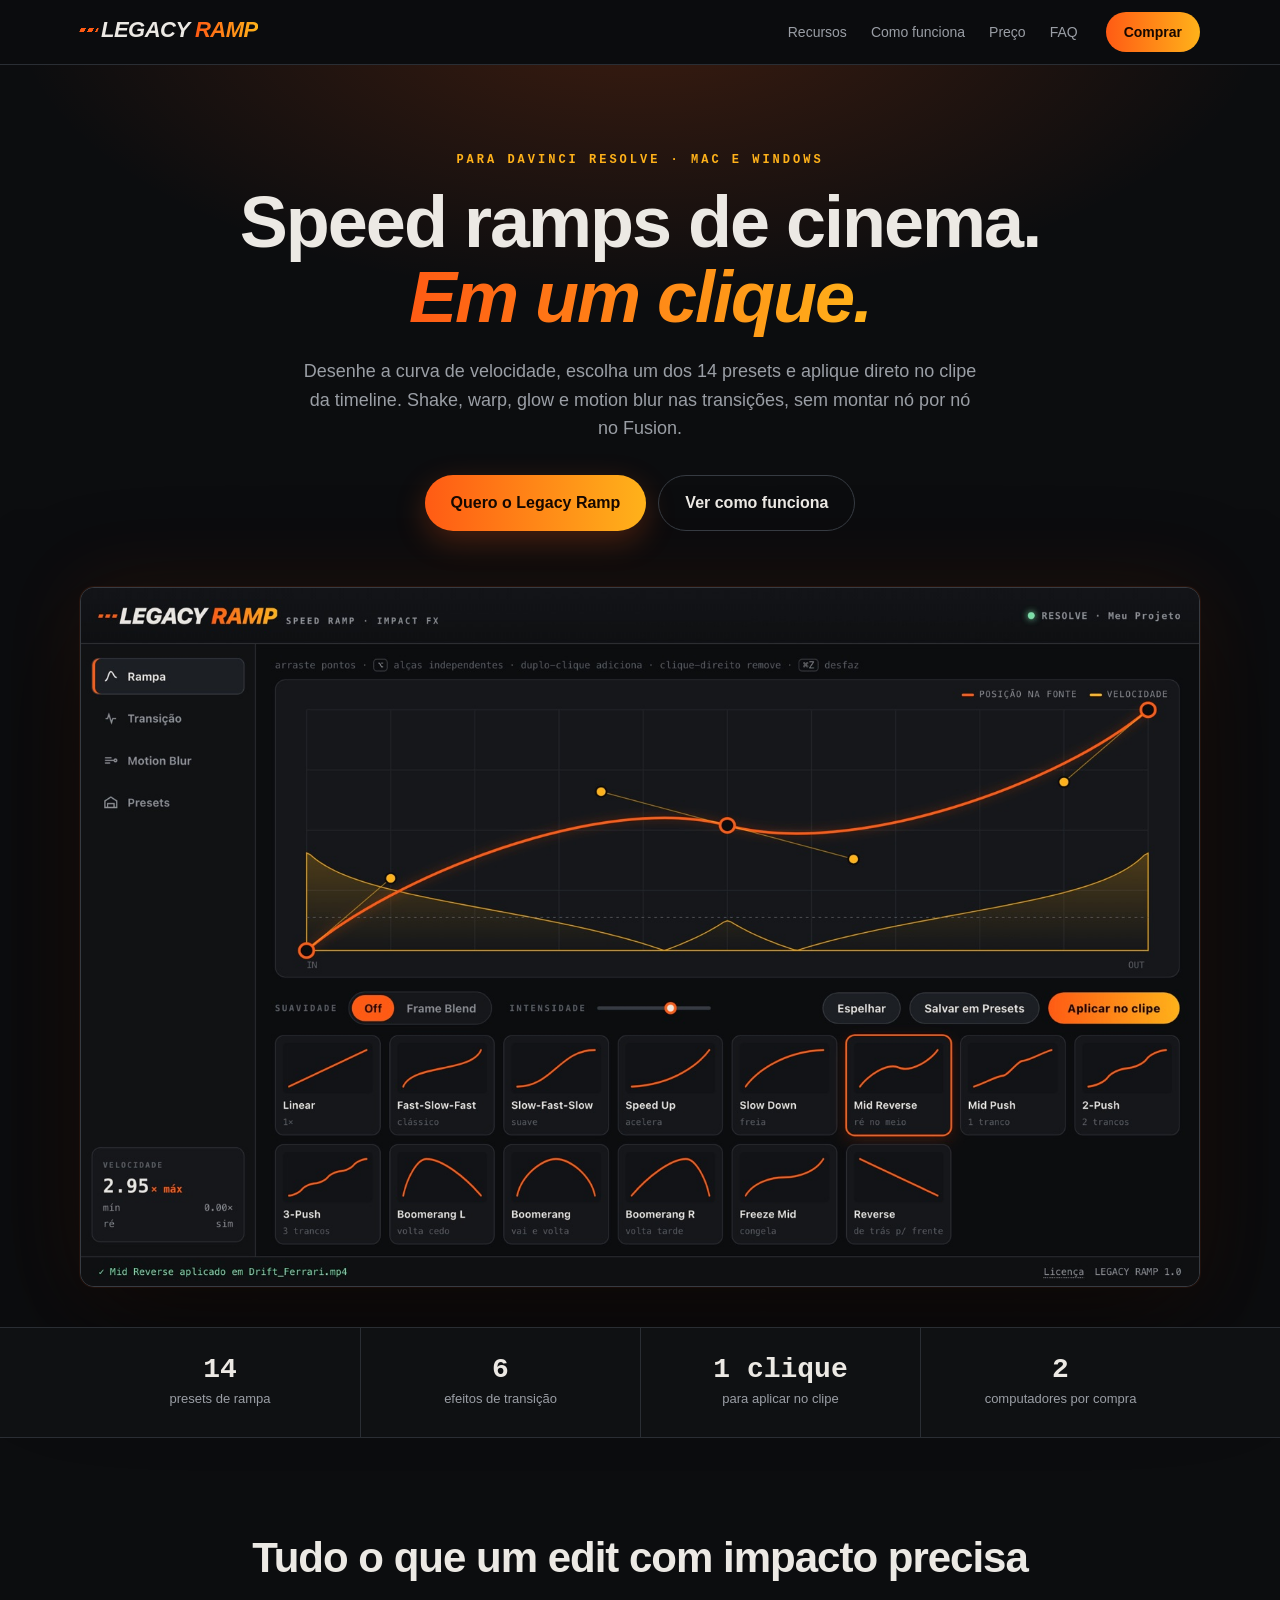
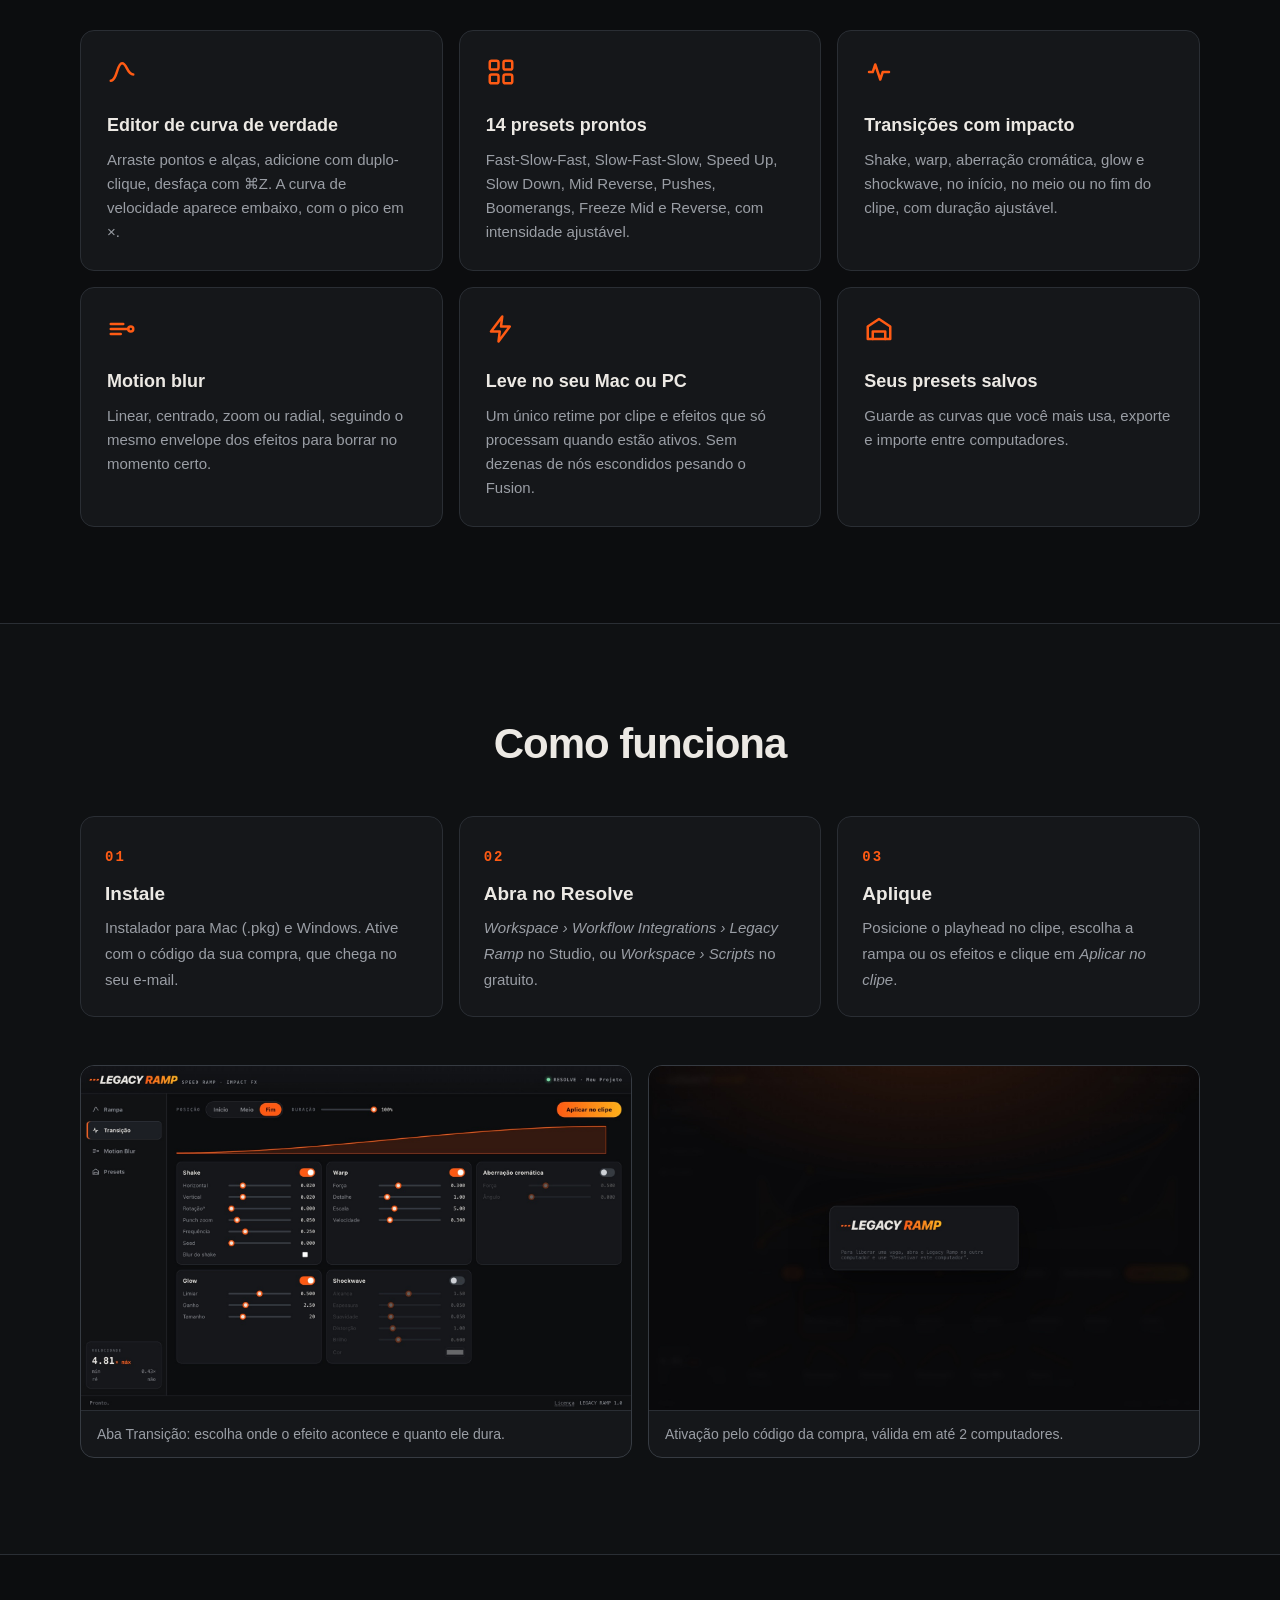
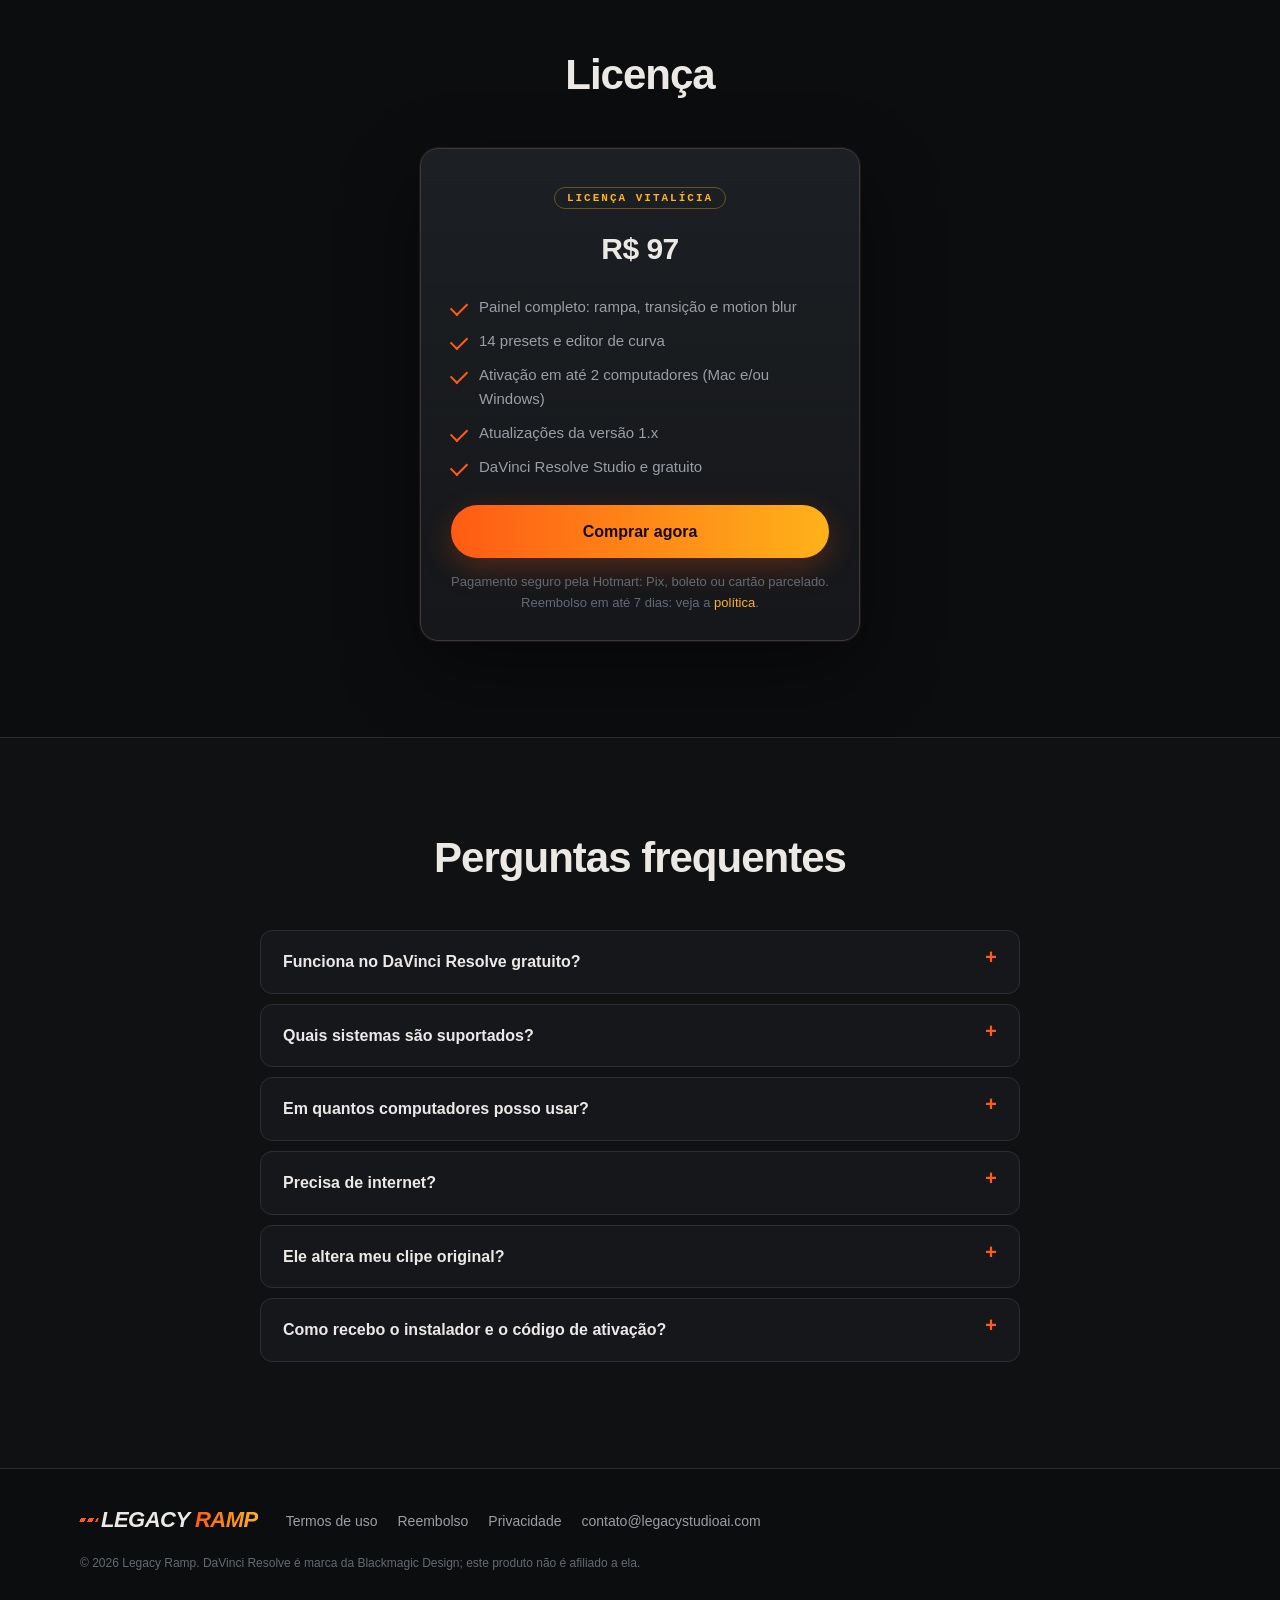
<file: index.html>
<!doctype html>
<html lang="pt-BR">
<head>
<meta charset="utf-8">
<meta name="viewport" content="width=device-width, initial-scale=1">
<title>Legacy Ramp — speed ramp e impact FX para DaVinci Resolve</title>
<meta name="description" content="Speed ramps com curva editável, 14 presets e efeitos de transição (shake, warp, aberração, glow, shockwave, motion blur) aplicados com um clique no DaVinci Resolve.">
<meta property="og:title" content="Legacy Ramp — speed ramp e impact FX para DaVinci Resolve">
<meta property="og:description" content="Rampas de velocidade e efeitos de impacto aplicados com um clique no DaVinci Resolve.">
<meta property="og:image" content="https://ramp.legacystudioai.com/img/ramp.jpg">
<link rel="canonical" href="https://ramp.legacystudioai.com/">
<link rel="icon" href="data:image/svg+xml,%3Csvg xmlns='http://www.w3.org/2000/svg' viewBox='0 0 32 32'%3E%3Crect width='32' height='32' rx='7' fill='%230c0d0f'/%3E%3Cpath d='M5 24c8 0 7-16 13-16s5 9 9 9' fill='none' stroke='%23ff5b14' stroke-width='3.5' stroke-linecap='round'/%3E%3C/svg%3E">
<link rel="stylesheet" href="style.css">
</head>
<body>

<header class="top">
  <div class="wrap bar">
    <a class="mark" href="#"><b><i></i>LEGACY <u>RAMP</u></b></a>
    <nav>
      <a href="#recursos">Recursos</a>
      <a href="#como">Como funciona</a>
      <a href="#preco">Preço</a>
      <a href="#faq">FAQ</a>
    </nav>
    <a class="btn sm" href="#preco">Comprar</a>
  </div>
</header>

<main>
  <!-- HERO -->
  <section class="hero">
    <div class="wrap">
      <p class="eyebrow">Para DaVinci Resolve · Mac e Windows</p>
      <h1>Speed ramps de cinema.<br><span>Em um clique.</span></h1>
      <p class="lead">Desenhe a curva de velocidade, escolha um dos 14 presets e aplique direto no clipe da timeline. Shake, warp, glow e motion blur nas transições, sem montar nó por nó no Fusion.</p>
      <div class="cta">
        <a class="btn" href="#preco">Quero o Legacy Ramp</a>
        <a class="btn ghost" href="#como">Ver como funciona</a>
      </div>
      <figure class="shot hero-shot">
        <img src="img/ramp.jpg" width="1600" height="1000" alt="Interface do Legacy Ramp: editor de curva de velocidade com o preset Mid Reverse selecionado e a grade de presets.">
      </figure>
    </div>
  </section>

  <!-- STRIP -->
  <section class="strip">
    <div class="wrap row">
      <div><b>14</b><span>presets de rampa</span></div>
      <div><b>6</b><span>efeitos de transição</span></div>
      <div><b>1 clique</b><span>para aplicar no clipe</span></div>
      <div><b>2</b><span>computadores por compra</span></div>
    </div>
  </section>

  <!-- FEATURES -->
  <section id="recursos" class="sec">
    <div class="wrap">
      <h2>Tudo o que um edit com impacto precisa</h2>
      <div class="grid">
        <article>
          <svg viewBox="0 0 24 24"><path d="M3 19c5 0 5-14 9-14s4 9 9 9"/></svg>
          <h3>Editor de curva de verdade</h3>
          <p>Arraste pontos e alças, adicione com duplo-clique, desfaça com ⌘Z. A curva de velocidade aparece embaixo, com o pico em ×.</p>
        </article>
        <article>
          <svg viewBox="0 0 24 24"><rect x="3" y="3" width="7" height="7" rx="1.5"/><rect x="14" y="3" width="7" height="7" rx="1.5"/><rect x="3" y="14" width="7" height="7" rx="1.5"/><rect x="14" y="14" width="7" height="7" rx="1.5"/></svg>
          <h3>14 presets prontos</h3>
          <p>Fast-Slow-Fast, Slow-Fast-Slow, Speed Up, Slow Down, Mid Reverse, Pushes, Boomerangs, Freeze Mid e Reverse, com intensidade ajustável.</p>
        </article>
        <article>
          <svg viewBox="0 0 24 24"><path d="M4 12h3l2-6 4 12 2-6h5"/></svg>
          <h3>Transições com impacto</h3>
          <p>Shake, warp, aberração cromática, glow e shockwave, no início, no meio ou no fim do clipe, com duração ajustável.</p>
        </article>
        <article>
          <svg viewBox="0 0 24 24"><path d="M3 8h10M3 12h14M3 16h8"/><circle cx="19" cy="12" r="2"/></svg>
          <h3>Motion blur</h3>
          <p>Linear, centrado, zoom ou radial, seguindo o mesmo envelope dos efeitos para borrar no momento certo.</p>
        </article>
        <article>
          <svg viewBox="0 0 24 24"><path d="M13 2 4 14h7l-1 8 9-12h-7z"/></svg>
          <h3>Leve no seu Mac ou PC</h3>
          <p>Um único retime por clipe e efeitos que só processam quando estão ativos. Sem dezenas de nós escondidos pesando o Fusion.</p>
        </article>
        <article>
          <svg viewBox="0 0 24 24"><path d="M3 10l9-6 9 6v10H3z"/><path d="M7 20v-6h10v6"/></svg>
          <h3>Seus presets salvos</h3>
          <p>Guarde as curvas que você mais usa, exporte e importe entre computadores.</p>
        </article>
      </div>
    </div>
  </section>

  <!-- HOW -->
  <section id="como" class="sec alt">
    <div class="wrap">
      <h2>Como funciona</h2>
      <ol class="steps">
        <li><b>Instale</b><span>Instalador para Mac (.pkg) e Windows. Ative com o código da sua compra, que chega no seu e-mail.</span></li>
        <li><b>Abra no Resolve</b><span><i>Workspace › Workflow Integrations › Legacy Ramp</i> no Studio, ou <i>Workspace › Scripts</i> no gratuito.</span></li>
        <li><b>Aplique</b><span>Posicione o playhead no clipe, escolha a rampa ou os efeitos e clique em <i>Aplicar no clipe</i>.</span></li>
      </ol>
      <div class="pair">
        <figure class="shot"><img src="img/fx.jpg" width="1600" height="1000" loading="lazy" alt="Aba Transição: shake, warp e glow ativados, com o envelope do efeito no fim do clipe."><figcaption>Aba Transição: escolha onde o efeito acontece e quanto ele dura.</figcaption></figure>
        <figure class="shot"><img src="img/gate.jpg" width="1600" height="1000" loading="lazy" alt="Tela de ativação do Legacy Ramp pedindo o código da compra."><figcaption>Ativação pelo código da compra, válida em até 2 computadores.</figcaption></figure>
      </div>
    </div>
  </section>

  <!-- PRICE -->
  <section id="preco" class="sec">
    <div class="wrap">
      <h2>Licença</h2>
      <div class="price">
        <div class="tag">Licença vitalícia</div>
        <p class="amount" id="amount">Preço de lançamento em breve</p>
        <ul>
          <li>Painel completo: rampa, transição e motion blur</li>
          <li>14 presets e editor de curva</li>
          <li>Ativação em até 2 computadores (Mac e/ou Windows)</li>
          <li>Atualizações da versão 1.x</li>
          <li>DaVinci Resolve Studio e gratuito</li>
        </ul>
        <a class="btn wide disabled" id="buy" href="#preco" aria-disabled="true">Vendas abrem em breve</a>
        <small>Pagamento seguro pela Hotmart: Pix, boleto ou cartão parcelado. Reembolso em até 7 dias: veja a <a href="politicas.html#reembolso">política</a>.</small>
      </div>
    </div>
  </section>

  <!-- FAQ -->
  <section id="faq" class="sec alt">
    <div class="wrap narrow">
      <h2>Perguntas frequentes</h2>
      <details><summary>Funciona no DaVinci Resolve gratuito?</summary><p>Sim. No Studio ele abre como painel em <i>Workspace › Workflow Integrations</i>. No gratuito, esse menu não existe; o Legacy Ramp abre por <i>Workspace › Scripts</i> e mostra a mesma interface no navegador. Nesse caso é preciso ter o Python 3 instalado (python.org).</p></details>
      <details><summary>Quais sistemas são suportados?</summary><p>macOS (Apple Silicon e Intel) e Windows 10/11, com DaVinci Resolve 19 ou mais recente (testado no Resolve 21).</p></details>
      <details><summary>Em quantos computadores posso usar?</summary><p>Cada compra fica ativa em até 2 computadores ao mesmo tempo. Para trocar de máquina, use <i>Licença › Desativar este computador</i> na antiga e ative na nova.</p></details>
      <details><summary>Precisa de internet?</summary><p>Só para ativar. Depois disso o Legacy Ramp confere a licença quando há conexão e continua funcionando até 14 dias sem internet.</p></details>
      <details><summary>Ele altera meu clipe original?</summary><p>Não. O Legacy Ramp trabalha na composição Fusion do clipe na timeline; o arquivo de mídia não é modificado e nós que você já tenha nessa composição são mantidos.</p></details>
      <details><summary>Como recebo o instalador e o código de ativação?</summary><p>Assim que o pagamento é aprovado, a Hotmart envia por e-mail o acesso ao download e o código da sua compra (começa com HP). É esse código que você usa para ativar.</p></details>
    </div>
  </section>
</main>

<footer class="foot">
  <div class="wrap row">
    <a class="mark" href="#"><b><i></i>LEGACY <u>RAMP</u></b></a>
    <nav>
      <a href="politicas.html#termos">Termos de uso</a>
      <a href="politicas.html#reembolso">Reembolso</a>
      <a href="politicas.html#privacidade">Privacidade</a>
      <a href="mailto:contato@legacystudioai.com">contato@legacystudioai.com</a>
    </nav>
    <small>© <span id="y">2026</span> Legacy Ramp. DaVinci Resolve é marca da Blackmagic Design; este produto não é afiliado a ela.</small>
  </div>
</footer>

<script>
  // Fill these when the store is live: price text and the Hotmart checkout link.
  const PRICE = "R$ 97";
  const CHECKOUT_URL = "https://pay.hotmart.com/E108134372P?off=4niczpxr";
  if (PRICE) document.getElementById("amount").textContent = PRICE;
  if (CHECKOUT_URL) {
    const b = document.getElementById("buy");
    b.href = CHECKOUT_URL; b.textContent = "Comprar agora"; b.classList.remove("disabled"); b.removeAttribute("aria-disabled");
  }
  document.getElementById("y").textContent = new Date().getFullYear();
</script>
</body>
</html>
</file>
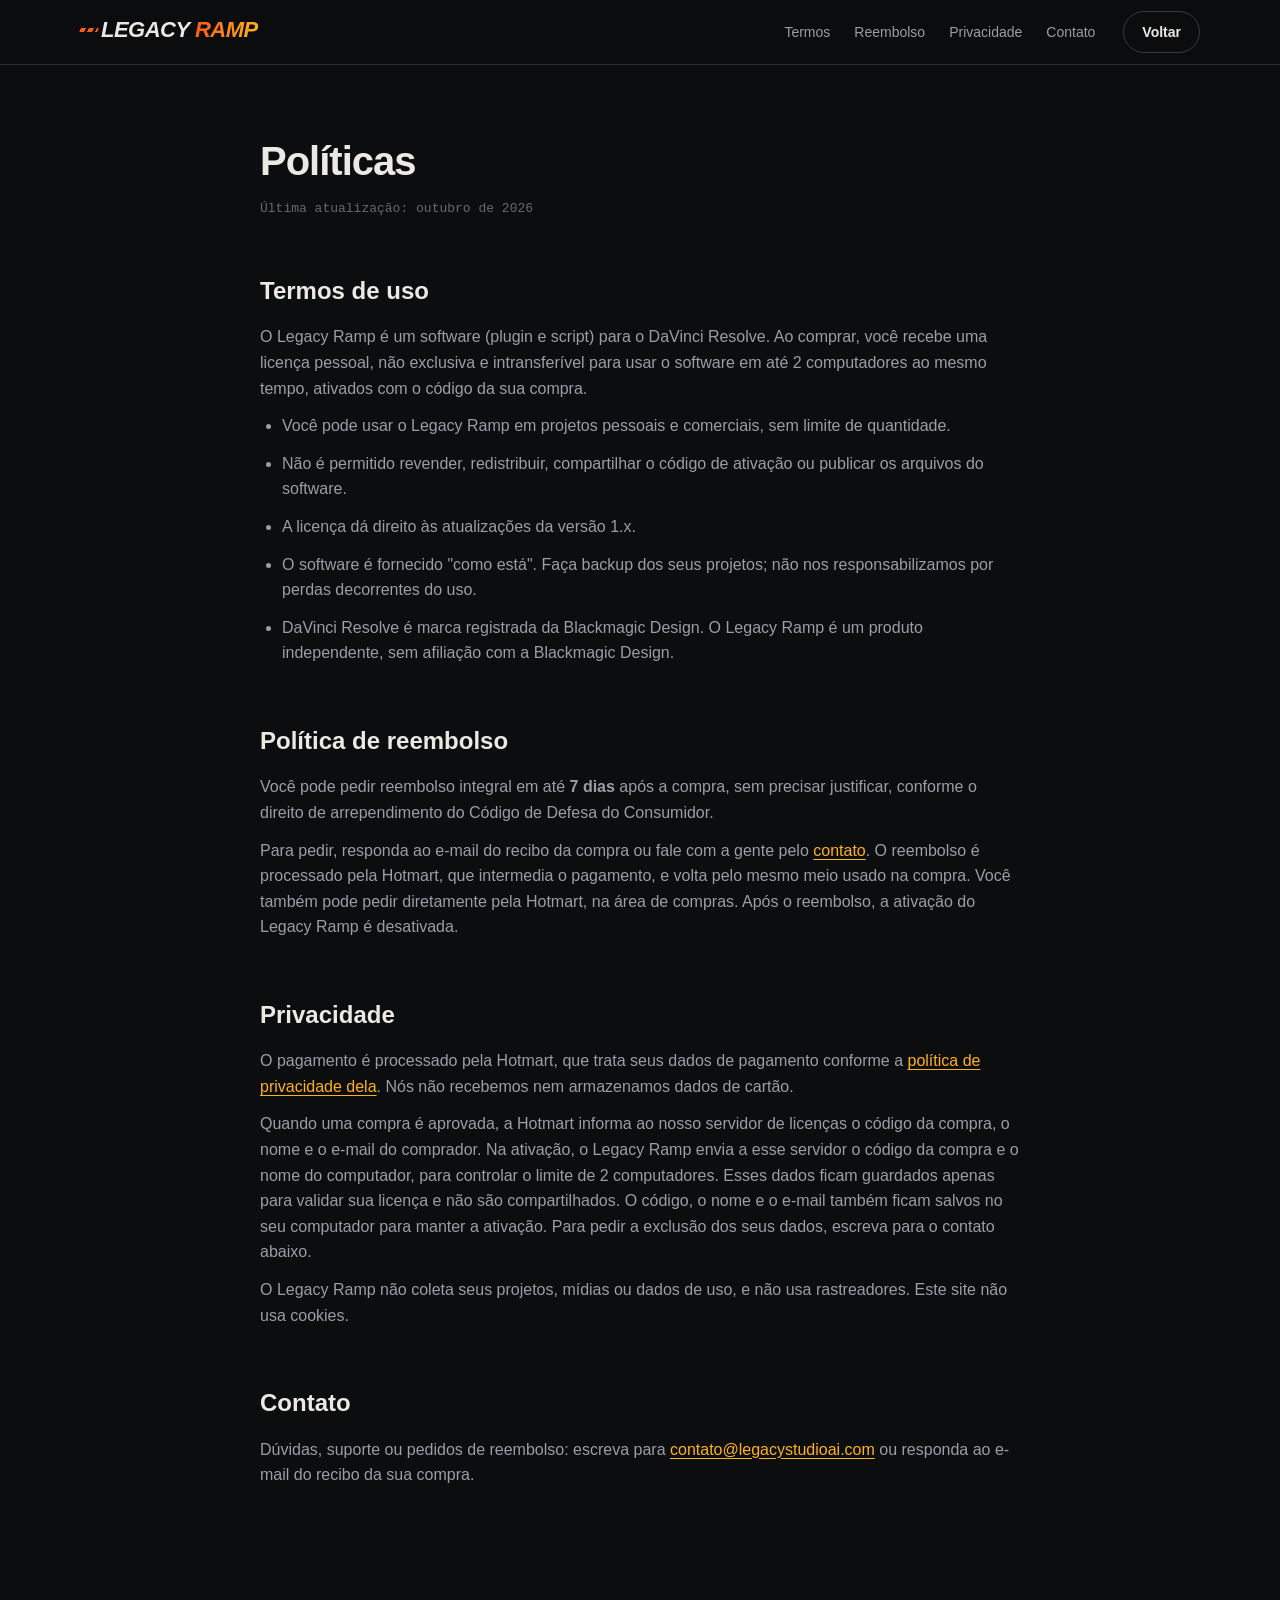
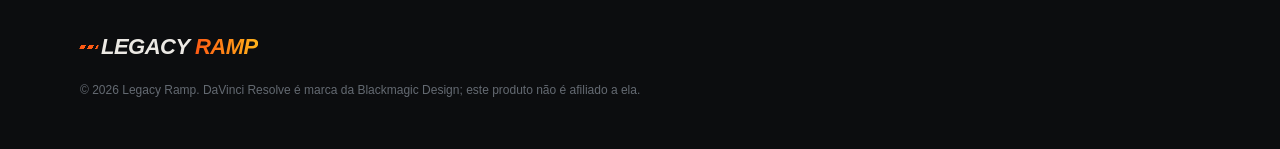
<file: politicas.html>
<!doctype html>
<html lang="pt-BR">
<head>
<meta charset="utf-8">
<meta name="viewport" content="width=device-width, initial-scale=1">
<title>Políticas — Legacy Ramp</title>
<meta name="description" content="Termos de uso, política de reembolso, privacidade e contato do Legacy Ramp.">
<link rel="icon" href="data:image/svg+xml,%3Csvg xmlns='http://www.w3.org/2000/svg' viewBox='0 0 32 32'%3E%3Crect width='32' height='32' rx='7' fill='%230c0d0f'/%3E%3Cpath d='M5 24c8 0 7-16 13-16s5 9 9 9' fill='none' stroke='%23ff5b14' stroke-width='3.5' stroke-linecap='round'/%3E%3C/svg%3E">
<link rel="stylesheet" href="style.css">
</head>
<body>
<header class="top">
  <div class="wrap bar">
    <a class="mark" href="index.html"><b><i></i>LEGACY <u>RAMP</u></b></a>
    <nav>
      <a href="#termos">Termos</a>
      <a href="#reembolso">Reembolso</a>
      <a href="#privacidade">Privacidade</a>
      <a href="#contato">Contato</a>
    </nav>
    <a class="btn sm ghost" href="index.html">Voltar</a>
  </div>
</header>

<main class="doc">
  <div class="wrap narrow">
    <h1>Políticas</h1>
    <p class="upd">Última atualização: outubro de 2026</p>

    <h2 id="termos">Termos de uso</h2>
    <p>O Legacy Ramp é um software (plugin e script) para o DaVinci Resolve. Ao comprar, você recebe uma licença pessoal, não exclusiva e intransferível para usar o software em até 2 computadores ao mesmo tempo, ativados com o código da sua compra.</p>
    <ul>
      <li>Você pode usar o Legacy Ramp em projetos pessoais e comerciais, sem limite de quantidade.</li>
      <li>Não é permitido revender, redistribuir, compartilhar o código de ativação ou publicar os arquivos do software.</li>
      <li>A licença dá direito às atualizações da versão 1.x.</li>
      <li>O software é fornecido "como está". Faça backup dos seus projetos; não nos responsabilizamos por perdas decorrentes do uso.</li>
      <li>DaVinci Resolve é marca registrada da Blackmagic Design. O Legacy Ramp é um produto independente, sem afiliação com a Blackmagic Design.</li>
    </ul>

    <h2 id="reembolso">Política de reembolso</h2>
    <p>Você pode pedir reembolso integral em até <b>7 dias</b> após a compra, sem precisar justificar, conforme o direito de arrependimento do Código de Defesa do Consumidor.</p>
    <p>Para pedir, responda ao e-mail do recibo da compra ou fale com a gente pelo <a href="#contato">contato</a>. O reembolso é processado pela Hotmart, que intermedia o pagamento, e volta pelo mesmo meio usado na compra. Você também pode pedir diretamente pela Hotmart, na área de compras. Após o reembolso, a ativação do Legacy Ramp é desativada.</p>

    <h2 id="privacidade">Privacidade</h2>
    <p>O pagamento é processado pela Hotmart, que trata seus dados de pagamento conforme a <a href="https://hotmart.com/pt-br/legal/privacidade" rel="noopener">política de privacidade dela</a>. Nós não recebemos nem armazenamos dados de cartão.</p>
    <p>Quando uma compra é aprovada, a Hotmart informa ao nosso servidor de licenças o código da compra, o nome e o e-mail do comprador. Na ativação, o Legacy Ramp envia a esse servidor o código da compra e o nome do computador, para controlar o limite de 2 computadores. Esses dados ficam guardados apenas para validar sua licença e não são compartilhados. O código, o nome e o e-mail também ficam salvos no seu computador para manter a ativação. Para pedir a exclusão dos seus dados, escreva para o contato abaixo.</p>
    <p>O Legacy Ramp não coleta seus projetos, mídias ou dados de uso, e não usa rastreadores. Este site não usa cookies.</p>

    <h2 id="contato">Contato</h2>
    <p>Dúvidas, suporte ou pedidos de reembolso: escreva para <a href="mailto:contato@legacystudioai.com">contato@legacystudioai.com</a> ou responda ao e-mail do recibo da sua compra.</p>
  </div>
</main>

<footer class="foot">
  <div class="wrap row">
    <a class="mark" href="index.html"><b><i></i>LEGACY <u>RAMP</u></b></a>
    <small>© 2026 Legacy Ramp. DaVinci Resolve é marca da Blackmagic Design; este produto não é afiliado a ela.</small>
  </div>
</footer>
</body>
</html>
</file>
<file: style.css>
:root{
  --bg:#0c0d0f; --panel:#15171a; --panel2:#1c1f23; --line:#2a2e34; --line2:#363b42;
  --text:#ece9e4; --dim:#9a9ea5; --faint:#646a72;
  --hot:#ff5b14; --hot2:#ffb21a;
  --mono:ui-monospace,"SF Mono",Menlo,Consolas,monospace;
  --sans:-apple-system,BlinkMacSystemFont,"Segoe UI",Inter,Roboto,sans-serif;
}
*{box-sizing:border-box;margin:0;padding:0}
html{scroll-behavior:smooth;scroll-padding-top:72px}
body{background:var(--bg);color:var(--text);font:16px/1.6 var(--sans);-webkit-font-smoothing:antialiased}
a{color:inherit;text-decoration:none}
img{display:block;max-width:100%;height:auto}
.wrap{width:min(1120px,100% - 32px);margin:0 auto}
.narrow{width:min(760px,100% - 32px)}

/* brand */
.mark b{font:900 italic 22px/1 var(--sans);letter-spacing:-.5px;white-space:nowrap}
.mark b u{text-decoration:none;background:linear-gradient(90deg,var(--hot),var(--hot2));-webkit-background-clip:text;background-clip:text;color:transparent}
.mark b i{display:inline-block;width:18px;height:4px;margin:0 3px 5px 0;background:repeating-linear-gradient(90deg,var(--hot) 0 5px,transparent 5px 8px);transform:skewX(-20deg)}

/* header */
.top{position:sticky;top:0;z-index:10;background:rgba(12,13,15,.82);backdrop-filter:blur(10px);border-bottom:1px solid var(--line)}
.bar{display:flex;align-items:center;gap:28px;height:64px}
.bar nav{display:flex;gap:24px;margin-left:auto;font-size:14px;color:var(--dim)}
.bar nav a:hover{color:var(--text)}

/* buttons */
.btn{display:inline-flex;align-items:center;justify-content:center;gap:8px;padding:14px 26px;border-radius:999px;font-weight:800;color:#170800;background:linear-gradient(90deg,var(--hot),var(--hot2));box-shadow:0 10px 30px rgba(255,91,20,.25);transition:filter .15s,transform .15s}
.btn:hover{filter:brightness(1.08);transform:translateY(-1px)}
.btn.sm{padding:9px 18px;font-size:14px;box-shadow:none}
.btn.ghost{background:none;color:var(--text);border:1px solid var(--line2);box-shadow:none}
.btn.ghost:hover{border-color:var(--faint)}
.btn.wide{width:100%}
.btn.disabled{background:var(--panel2);color:var(--dim);box-shadow:none;cursor:default;border:1px solid var(--line2)}
.btn.disabled:hover{filter:none;transform:none}

/* hero */
.hero{padding:88px 0 40px;text-align:center;background:radial-gradient(900px 420px at 50% -60px,rgba(255,91,20,.20),transparent 70%)}
.eyebrow{font:700 12px var(--mono);letter-spacing:3px;text-transform:uppercase;color:var(--hot2)}
.hero h1{margin:18px auto 0;font-size:clamp(38px,6.4vw,72px);line-height:1.04;letter-spacing:-2px;font-weight:900}
.hero h1 span{background:linear-gradient(90deg,var(--hot),var(--hot2));-webkit-background-clip:text;background-clip:text;color:transparent;font-style:italic}
.lead{max-width:680px;margin:22px auto 0;color:var(--dim);font-size:18px}
.cta{display:flex;gap:12px;justify-content:center;flex-wrap:wrap;margin-top:32px}
.shot{border-radius:14px;overflow:hidden;border:1px solid var(--line2);background:var(--panel)}
.hero-shot{margin-top:56px;box-shadow:0 40px 120px rgba(0,0,0,.6),0 0 0 1px rgba(255,91,20,.10),0 0 80px rgba(255,91,20,.10)}

/* strip */
.strip{border-block:1px solid var(--line);background:#0f1113}
.strip .row{display:grid;grid-template-columns:repeat(4,1fr);text-align:center}
.strip .row div{padding:26px 8px}
.strip .row div+div{border-left:1px solid var(--line)}
.strip b{display:block;font:800 28px var(--mono);color:var(--text)}
.strip span{font-size:13px;color:var(--dim)}

/* sections */
.sec{padding:96px 0}
.sec.alt{background:#0f1113;border-block:1px solid var(--line)}
.sec h2{font-size:clamp(28px,3.6vw,42px);letter-spacing:-1px;line-height:1.15;text-align:center;margin-bottom:48px}
.grid{display:grid;grid-template-columns:repeat(3,1fr);gap:16px}
.grid article{background:var(--panel);border:1px solid var(--line);border-radius:14px;padding:26px}
.grid svg{width:30px;height:30px;fill:none;stroke:var(--hot);stroke-width:2;stroke-linecap:round;stroke-linejoin:round}
.grid h3{margin:16px 0 8px;font-size:18px}
.grid p{color:var(--dim);font-size:15px}

.steps{list-style:none;counter-reset:s;display:grid;grid-template-columns:repeat(3,1fr);gap:16px;margin-bottom:48px}
.steps li{counter-increment:s;position:relative;padding:26px 24px 24px;border:1px solid var(--line);border-radius:14px;background:var(--panel)}
.steps li::before{content:"0" counter(s);font:800 14px var(--mono);color:var(--hot);letter-spacing:2px}
.steps b{display:block;margin:10px 0 6px;font-size:19px}
.steps span{color:var(--dim);font-size:15px}
.pair{display:grid;grid-template-columns:1fr 1fr;gap:16px}
.pair figcaption{padding:12px 16px;font-size:14px;color:var(--dim);border-top:1px solid var(--line)}

/* price */
.price{max-width:440px;margin:0 auto;padding:34px 30px 26px;border-radius:18px;background:linear-gradient(180deg,var(--panel2),var(--panel));border:1px solid var(--line2);box-shadow:0 0 0 1px rgba(255,91,20,.12),0 30px 80px rgba(0,0,0,.45);text-align:center}
.tag{display:inline-block;padding:4px 12px;border-radius:999px;font:700 11px var(--mono);letter-spacing:2px;text-transform:uppercase;color:var(--hot2);border:1px solid rgba(255,178,26,.35)}
.amount{margin:16px 0 4px;font-size:30px;font-weight:900;letter-spacing:-.5px}
.price ul{list-style:none;text-align:left;margin:22px 0 26px;display:grid;gap:10px}
.price li{position:relative;padding-left:28px;color:var(--dim);font-size:15px}
.price li::before{content:"";position:absolute;left:0;top:7px;width:14px;height:8px;border-left:2.5px solid var(--hot);border-bottom:2.5px solid var(--hot);transform:rotate(-45deg)}
.price small{display:block;margin-top:14px;color:var(--faint);font-size:13px}
.price small a{color:var(--hot2)}

/* faq */
details{border:1px solid var(--line);border-radius:12px;background:var(--panel);margin-bottom:10px}
summary{cursor:pointer;list-style:none;padding:18px 22px;font-weight:700;display:flex;justify-content:space-between;gap:16px}
summary::-webkit-details-marker{display:none}
summary::after{content:"+";color:var(--hot);font:700 20px/1 var(--mono)}
details[open] summary::after{content:"–"}
details p{padding:0 22px 20px;color:var(--dim);font-size:15px}

/* footer */
.foot{padding:40px 0 48px}
.foot .row{display:flex;align-items:center;flex-wrap:wrap;gap:20px 28px}
.foot nav{display:flex;gap:20px;flex-wrap:wrap;font-size:14px;color:var(--dim)}
.foot nav a:hover{color:var(--text)}
.foot small{flex-basis:100%;color:var(--faint);font-size:12px}

/* policies page */
.doc{padding:64px 0 96px}
.doc h1{font-size:40px;letter-spacing:-1px;margin-bottom:8px}
.doc .upd{color:var(--faint);font:13px var(--mono);margin-bottom:40px}
.doc h2{font-size:24px;margin:48px 0 14px;padding-top:8px;text-align:left}
.doc p,.doc li{color:var(--dim);font-size:16px;margin-bottom:12px}
.doc ul{padding-left:22px}
.doc a{color:var(--hot2);text-decoration:underline;text-underline-offset:3px}

@media (max-width:860px){
  .bar nav{display:none}
  .bar .btn{margin-left:auto}
  .grid,.steps,.pair{grid-template-columns:1fr}
  .strip .row{grid-template-columns:1fr 1fr}
  .strip .row div:nth-child(3){border-left:0}
  .strip .row div:nth-child(n+3){border-top:1px solid var(--line)}
  .sec{padding:72px 0}
  .hero{padding-top:64px}
}
</file>
